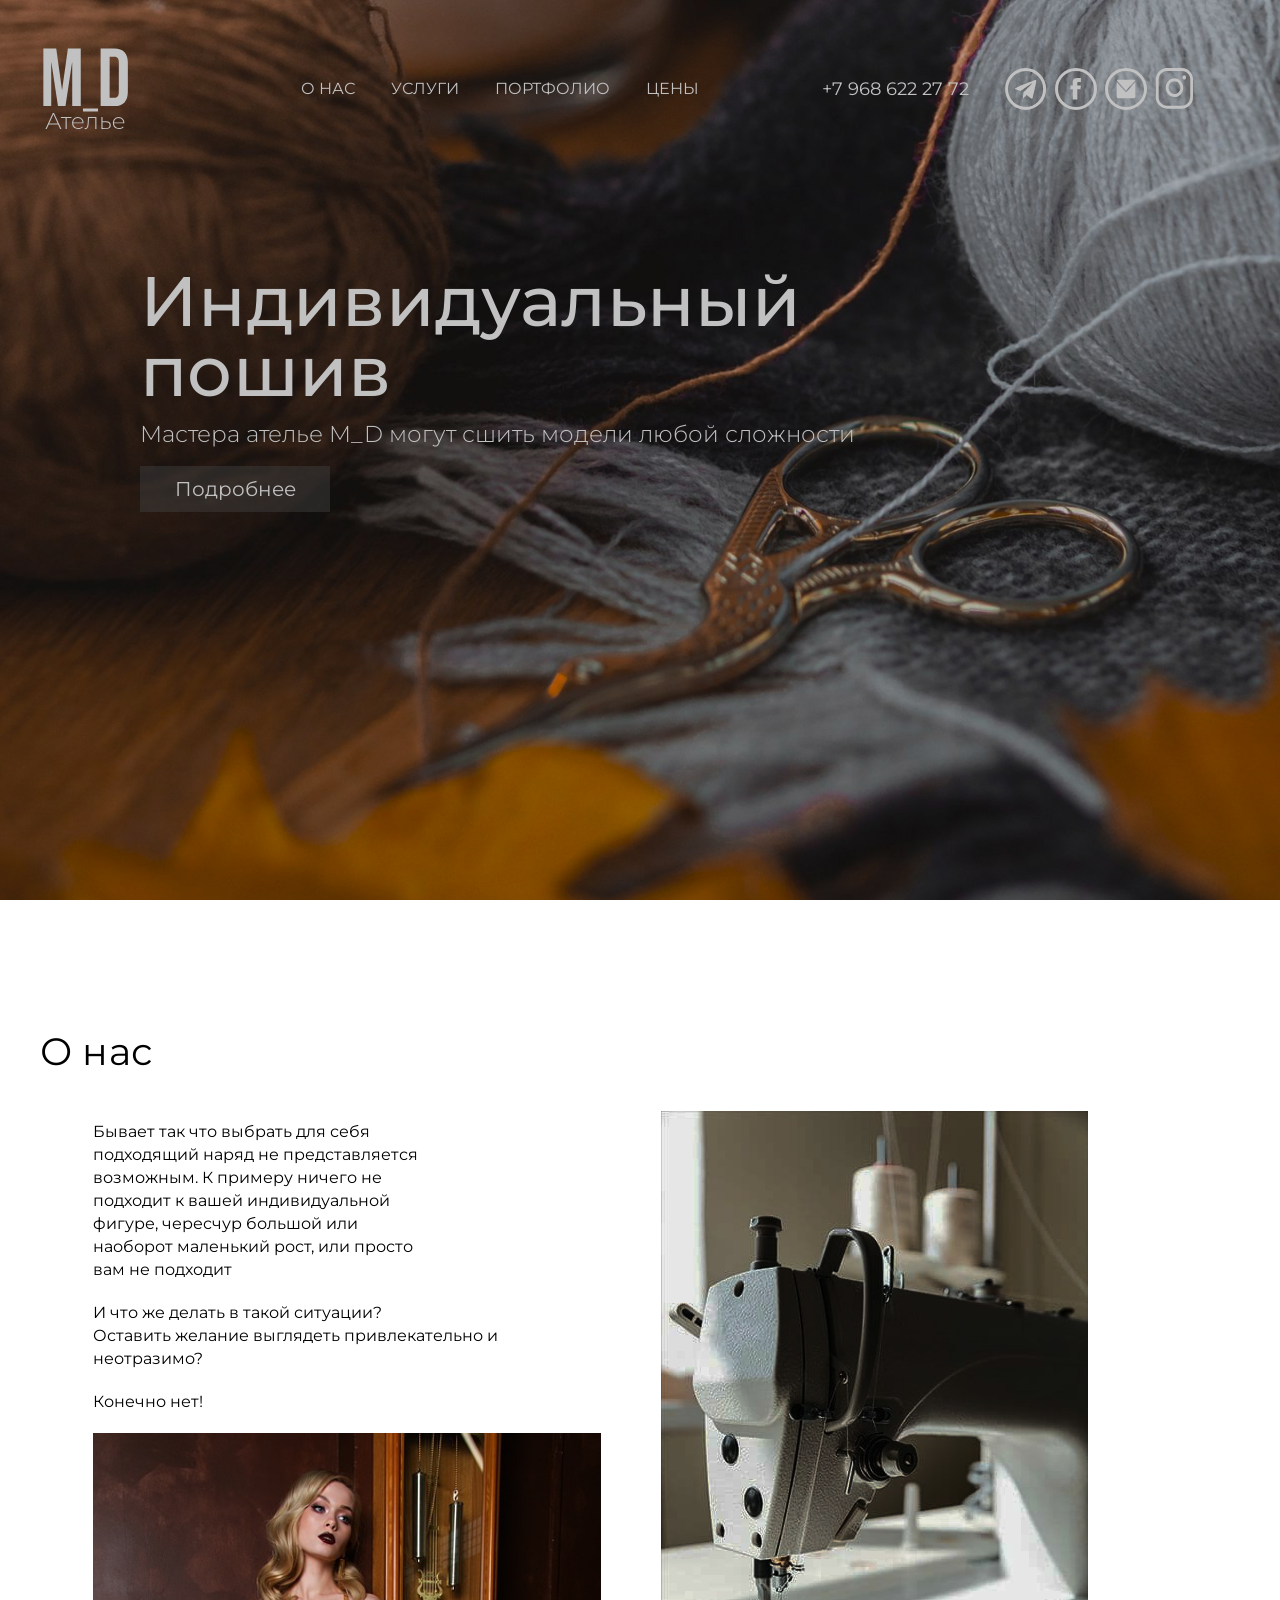
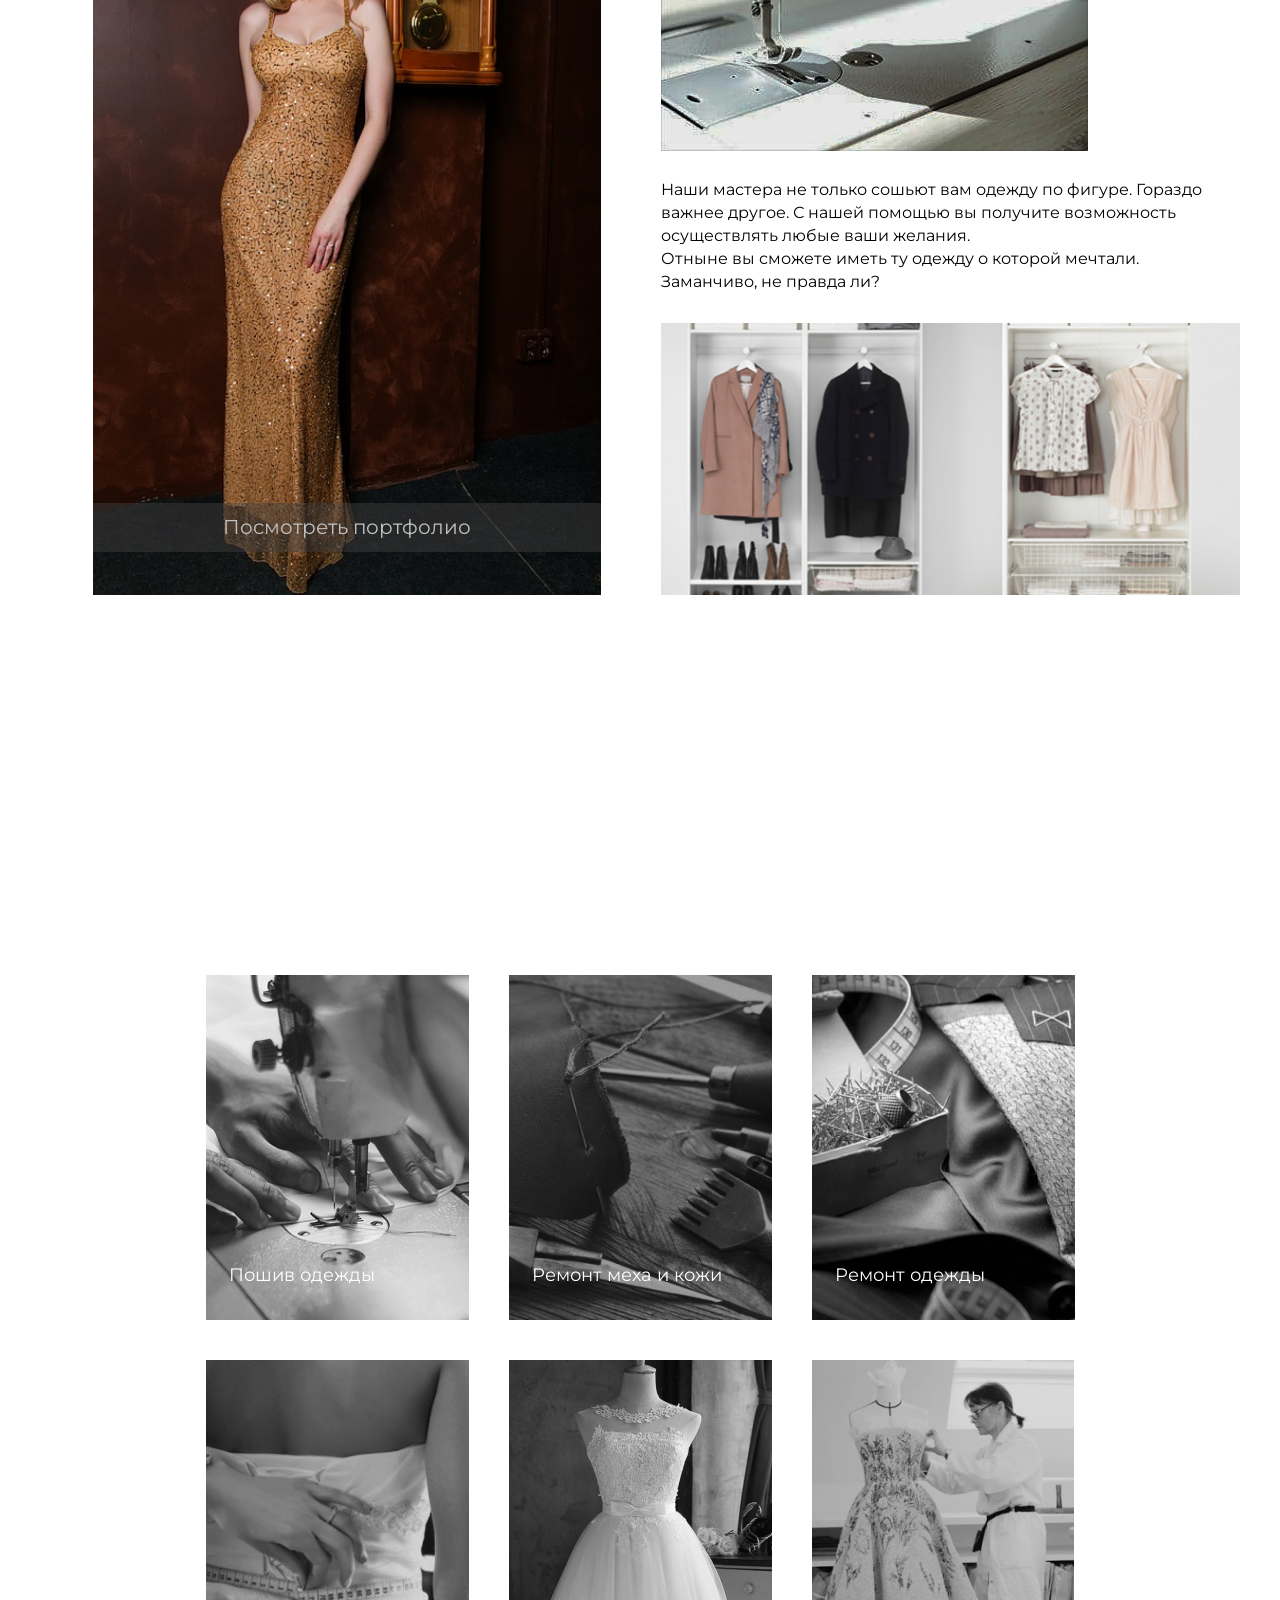
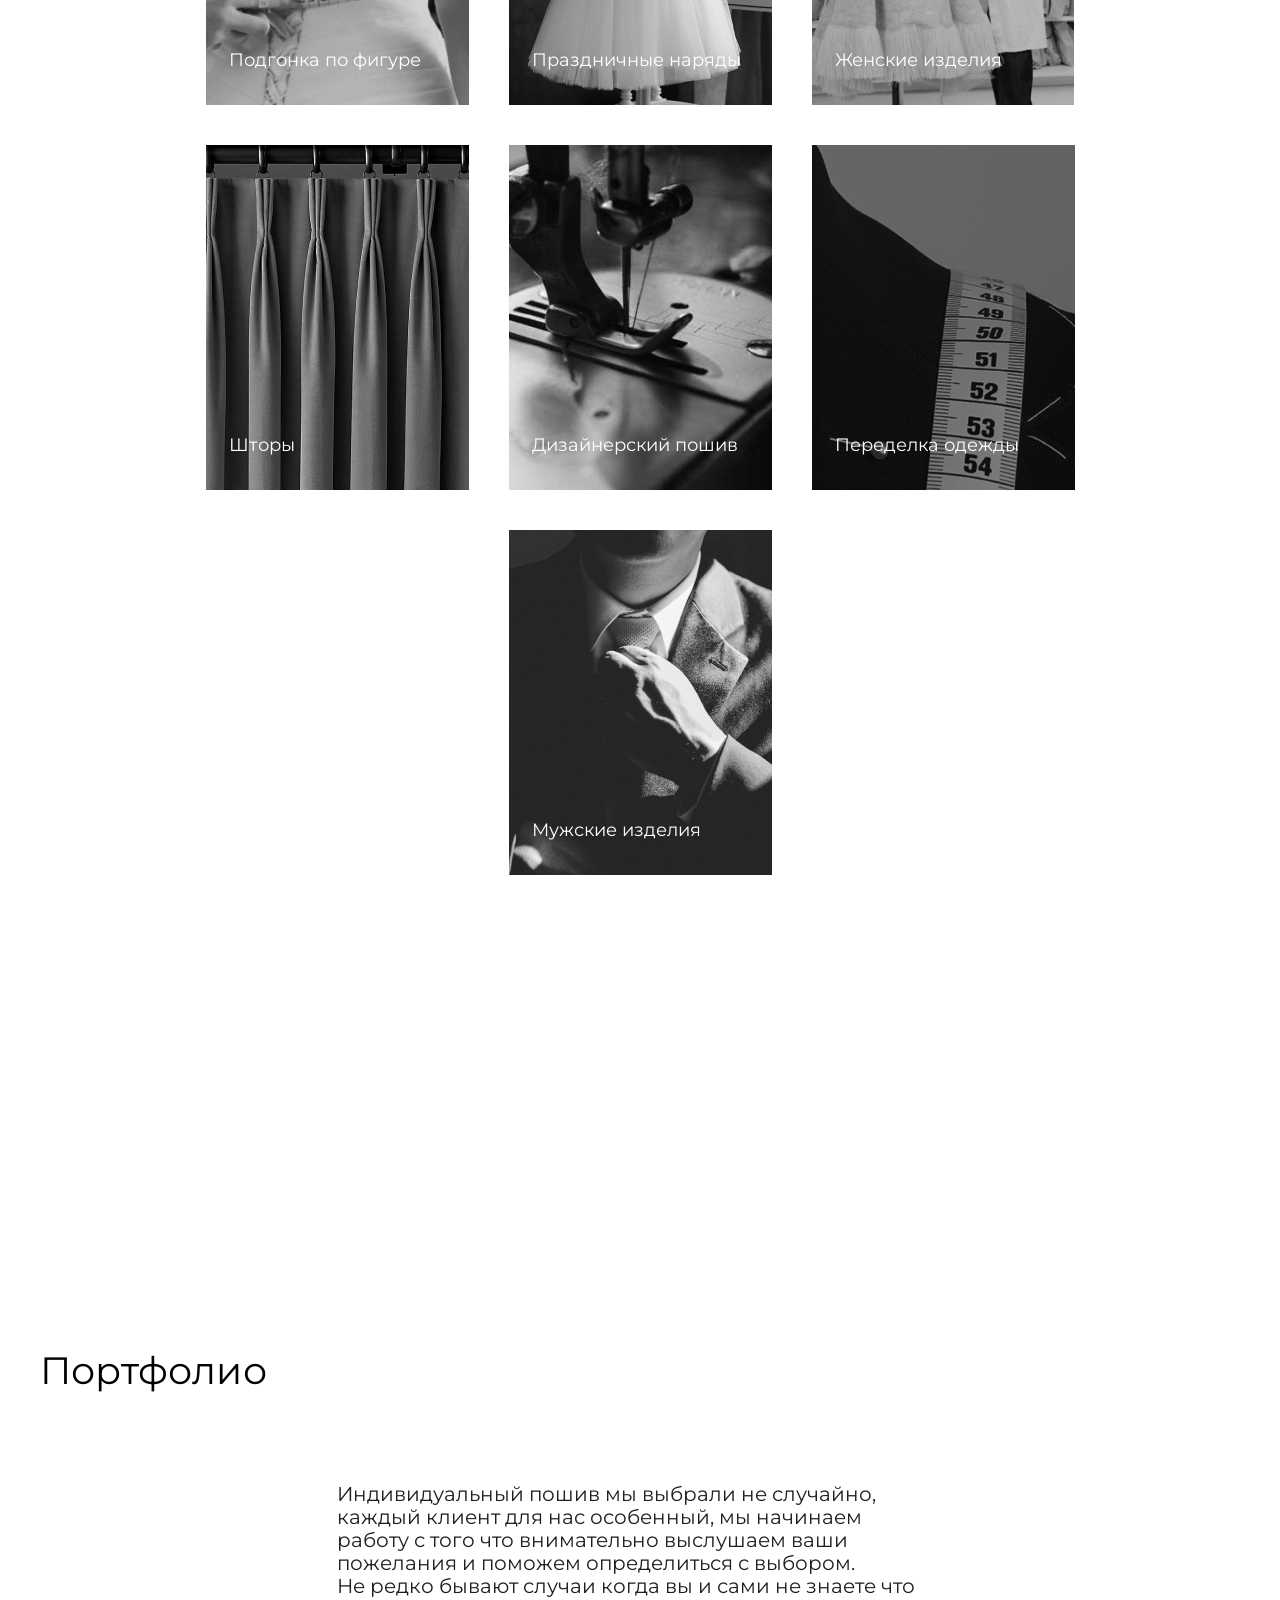
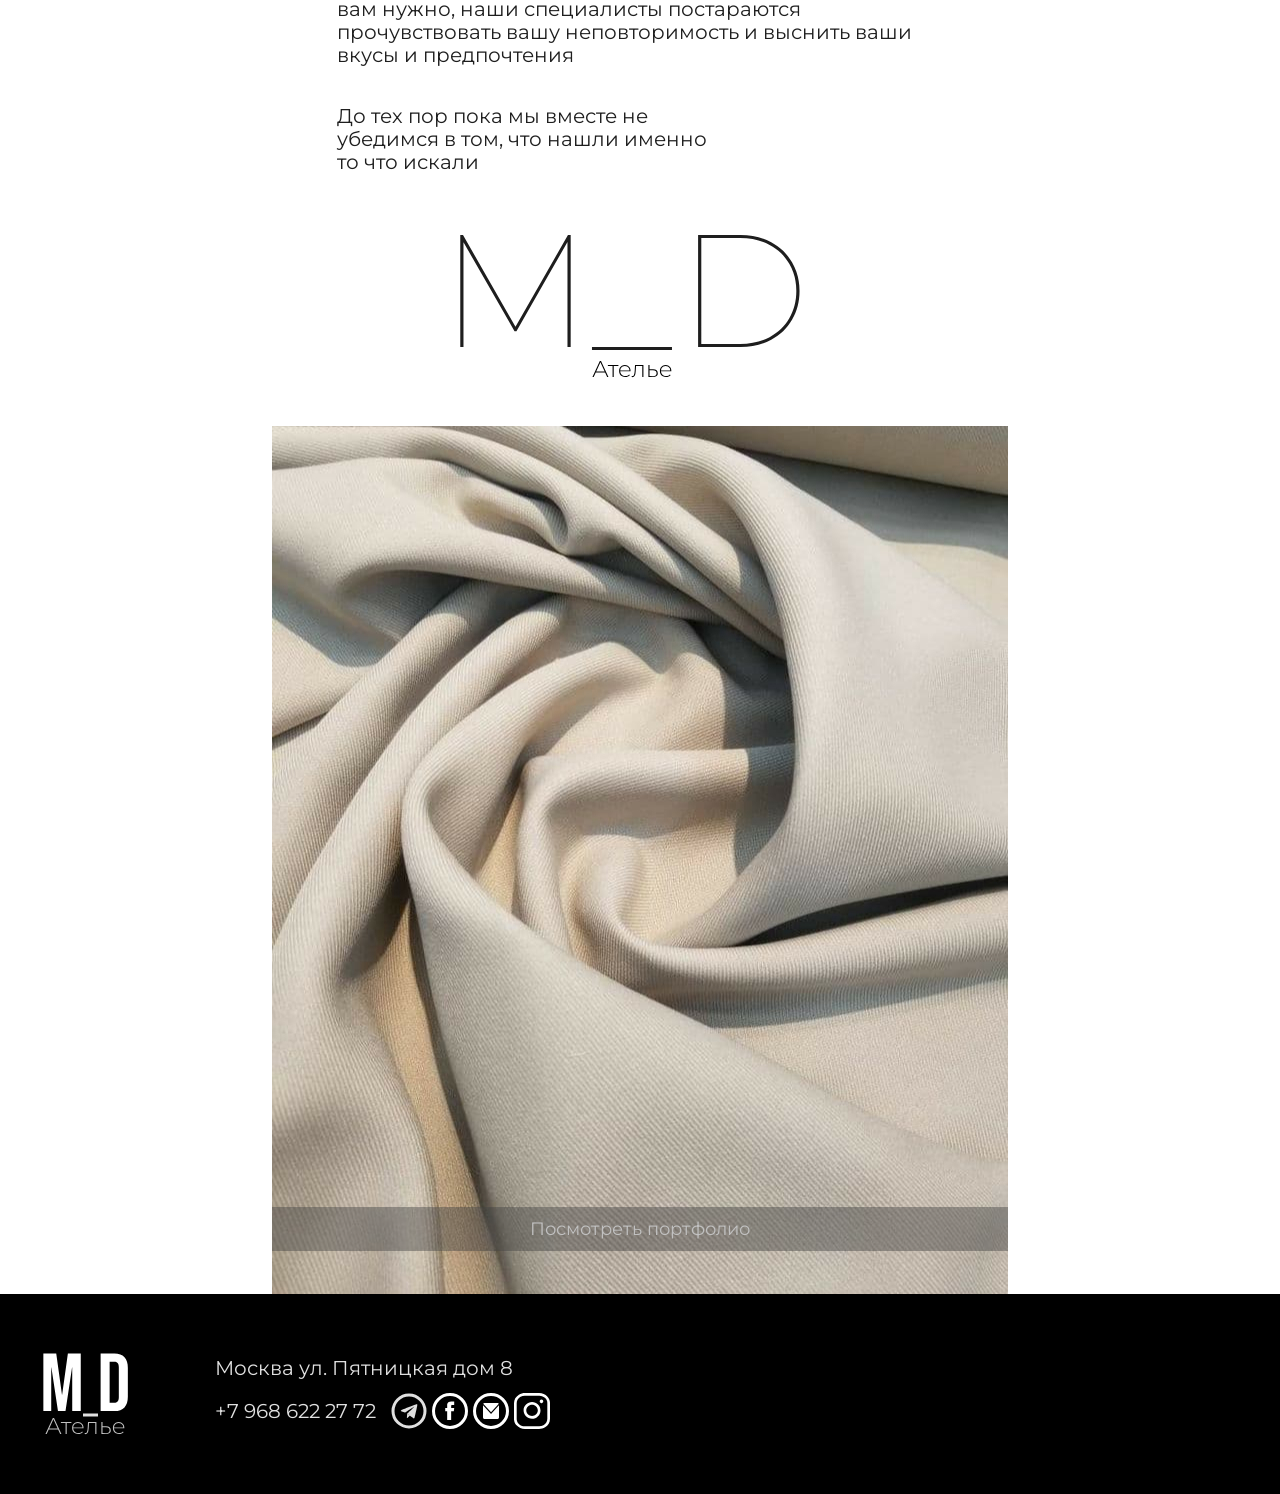
<file: index.html>
<!DOCTYPE html>
<html lang="ru">

<head>
    <meta charset="UTF-8">
    <meta http-equiv="X-UA-Compatible" content="IE=edge">
    <meta name="viewport" content="width=device-width, initial-scale=1.0">
    <title>M_D Ателье</title>
    <link rel="stylesheet" href="./css/reset.css">
    <link rel="stylesheet" href="./css/fonts.css">
    <link rel="stylesheet" href="./css/style.css">
    <link rel="apple-touch-icon" sizes="180x180" href="./favicon/apple-touch-icon.png">
    <link rel="icon" type="image/png" sizes="32x32" href="./favicon/favicon-32x32.png">
    <link rel="icon" type="image/png" sizes="16x16" href="./favicon/favicon-16x16.png">
    <link rel="manifest" href="/site.webmanifest">
    <link rel="mask-icon" href="/safari-pinned-tab.svg" color="#5bbad5">
    <meta name="msapplication-TileColor" content="#da532c">
    <meta name="theme-color" content="#ffffff">
</head>

<body>
    <header class="header">
        <div class="header__bg">
            <div class="header__container">
                <div class="header__top">
                    <div class="logo__block">
                        <a href="#" class="menu-burger">
                            <img class="mobile__menu" src="./img/menu-icon.svg" alt="">
                        </a>
                        <img class="logo" src="./img/logo.svg" alt="">
                    </div>
                    <nav class="header__nav">
                        <ul class="menu header__menu">
                            <li><a href="#about-us" class="menu__item scroll">О нас</a></li>
                            <li><a href="#services" class="menu__item scroll">Услуги</a></li>
                            <li><a href="portfolio.html" class="menu__item">Портфолио</a></li>
                            <li><a href="price.html" class="menu__item">Цены</a></li>
                        </ul>
                    </nav>
                    <div class="header__connection">
                        <a class="phone" href="tel:+79686222772">+7 968 622 27 72</a>
                        <div class="header__messanger">
                            <a class="connection__image" href="https://telegram.me/David_Malaniya"><img class="connection__icon" src="./img/telegram.svg"
                                    alt=""></a>
                            <a class="connection__image" href="https://www.facebook.com/dali.malaniya"><img class="connection__icon" src="./img/facebook.svg"
                                    alt=""></a>
                            <a class="connection__image" href="mailto:malaniya_Dali@mail.ru"><img class="connection__icon" src="./img/mail.svg"
                                    alt=""></a>        
                            <a class="connection__image" href="https://www.instagram.com/dalimalaniya/?utm_medium=copy_link&fbclid=IwAR3t2VYqVrBAt5onkCRLB5LnprdiVZI3KLjiCXBPqu68moOaQSC8n5VzlC8"><img class="connection__icon" src="./img/instagram.svg"
                                    alt=""></a>
                        </div>
                    </div>
                </div>
                <div class="header__main">
                    <h1 class="header__title">
                        Индивидуальный <br> пошив
                    </h1>
                    <p class="header__subtitle">
                        Мастера ателье M_D могут сшить модели любой сложности
                    </p>
                    <a class="header__link-info scroll" href="#services">
                        Подробнее
                    </a>
                    <img class="mobile__logo" src="./img/logo__mobile.png" alt="" >
                </div>
            </div>
        </div>
    </header>
    <div class="btn__top"> Наверх</div>
    <main class="main">
        <section class="about-us">
            <div class="about-us__container">
                <div class="about-us__block">
                    <h2 class="abous-us__title title" id="about-us">
                        О нас
                    </h2>
                    <div class="about-us__info">
                        <div class="left__info">
                            <p class="left__text">Бывает так что выбрать для себя подходящий наряд не представляется
                                возможным. К примеру ничего не подходит к вашей индивидуальной фигуре, чересчур большой
                                или наоборот маленький рост, или просто вам не подходит</p>
                            <p class="left__text">И что же делать в такой ситуации? <br> Оставить желание выглядеть
                                привлекательно и неотразимо?</p>
                            <p class="left__text"> Конечно нет!</p>
                            <a class="left__image-block" href="./portfolio.html">
                                <img class="left__image" src="./img/Девушка.jpg" alt="">
                                <p class="left__row" href="">Посмотреть портфолио</p>
                            </a>
                        </div>
                        <div class="right__info">
                            <img class="right__image" src="./img/Машинка.jpg" alt="">
                            <p class="right__text">
                                Наши мастера не только сошьют вам одежду по фигуре. Гораздо важнее другое. С нашей
                                помощью вы получите возможность осуществлять любые ваши желания. <br> Отныне вы сможете
                                иметь ту одежду о которой мечтали. Заманчиво, не правда ли?
                            </p>
                            <img class="right__image-last" src="./img/гардероб.png" alt="">
                        </div>
                    </div>
                </div>
            </div>
        </section>

        <section class="services">
            <div class="services-title">
                <h2 class="services__title title" id="services">
                    Услуги
                </h2>
            </div>
            <div class="services__container">
                <div class="services__box">
                    <a href="price.html"  class="services__card">
                        <div class="services__image-box">
                            <img class="services__image" src="./img/s1.jpg" alt="">
                        </div>
                        <p class="card__name">Пошив одежды</p>
                        <a href="price.html"  class="services__card">
                            <div class="services__image-box">
                            <img class="services__image" src="./img/s2.jpg" alt="">
                        </div>
                        <p class="card__name">Ремонт меха и кожи</p>
                    </a>
                    <a href="price.html"  class="services__card">
                        <div class="services__image-box">
                            <img class="services__image" src="./img/s3.jpg" alt="">
                        </div>
                        <p class="card__name">Ремонт одежды</p>
                    </a>
                    <a href="price.html"  class="services__card">
                        <div class="services__image-box">
                            <img class="services__image" src="./img/s4.jpg" alt="">
                        </div>
                        <p class="card__name">Подгонка по фигуре</p>
                    </a>
                    <a href="price.html"  class="services__card">
                        <div class="services__image-box">
                            <img class="services__image" src="./img/s5.jpg" alt="">
                        </div>
                        <p class="card__name">Праздничные наряды</p>
                    </a>
                    <a href="price.html"  class="services__card">
                        <div class="services__image-box">
                            <img class="services__image" src="./img/s6.jpg" alt="">
                        </div>
                        <p class="card__name">Женские изделия</p>
                    </a>
                    <a href="price.html"  class="services__card">
                        <div class="services__image-box">
                            <img class="services__image" src="./img/s7.jpg" alt="">
                        </div>
                        <p class="card__name">Шторы</p>
                    </a>
                    <a href="price.html"  class="services__card">
                        <div class="services__image-box">
                            <img class="services__image" src="./img/s8.jpg" alt="">
                        </div>
                        <p class="card__name">Дизайнерский пошив</p>
                    </a>
                    <a href="price.html"  class="services__card">
                        <div class="services__image-box">
                            <img class="services__image" src="./img/s9.jpg" alt="">
                        </div>
                        <p class="card__name">Переделка одежды</p>
                    </a>
                    <a href="price.html"  class="services__card">
                        <div class="services__image-box">
                            <img class="services__image" src="./img/s10.jpg" alt="">
                        </div>
                        <p class="card__name">Мужские изделия</p>
                    </a>
                </div>
                <p class="services__text">
                    Мы специализируемся на оказании широкого спектра услуг как для корпоративных клиентов так и для
                    частных лиц
                </p>
            </div>
        </section>

        <section class="portfolio" id="portfolio">
            <div class="portfolio-title">
                <h2 class="portfolio__title title">
                    Портфолио
                </h2>
            </div>
            <div class="portfolio__box">
                <div class="portfolio__info">
                    <article class="portfolio__main-text">
                        Индивидуальный пошив мы выбрали не случайно,
                        каждый клиент для нас особенный, мы начинаем работу с того что внимательно выслушаем ваши
                        пожелания и поможем определиться с выбором. <br> Не редко бывают случаи когда вы и сами не знаете
                        что вам нужно, наши специалисты постараются прочувствовать вашу неповторимость и выснить ваши
                        вкусы и предпочтения
                    </article>
                    <article class="portfolio__text">
                        До тех пор пока мы вместе не убедимся в том, что нашли именно то что искали
                    </article>
                    <img class="portfolio__logo" src="./img/logo__bold.svg" alt="">
                </div>
                <a href="./portfolio.html" class="portfolio__image-block">
                    <img class="portfolio__image" src="./img/portfolio.jpg" alt="">
                    <p class="portfolio__link">
                        Посмотреть портфолио
                    </p>
                </a>
            </div>
        </section>
    </main>

    <footer class="footer">
        <div class="footer__container">
            <div class="footer__box">
                <img class="footer__logo" src="./img/logo__white.svg" alt="">
                <div class="footer__contacts">
                    <p class="adress">
                        Москва ул. Пятницкая дом 8
                    </p>
                    <div class="footer__messanger">
                        <a class="footer__phone" href="tel:+79686222772">+7 968 622 27 72</a>
                        <div class="footer__messanger-icon">
                            <a class="footer__icons" href="https://telegram.me/David_Malaniya"><img class="footer__icon" src="./img/tl.svg" alt=""></a>
                            <a class="footer__icons" href="https://www.facebook.com/dali.malaniya"><img class="footer__icon" src="./img/fc.svg" alt=""></a>
                            <a class="footer__icons" href="mailto:malaniya_Dali@mail.ru"><img class="footer__icon" src="./img/ml.svg" alt=""></a>
                            <a class="footer__icons" href="https://www.instagram.com/dalimalaniya/?utm_medium=copy_link&fbclid=IwAR3t2VYqVrBAt5onkCRLB5LnprdiVZI3KLjiCXBPqu68moOaQSC8n5VzlC8"><img class="footer__icon" src="./img/inst.svg" alt=""></a>
                        </div>
                    </div>
                </div>
            </div>
        </div>
    </footer>
    <script src="https://code.jquery.com/jquery-3.3.1.min.js"></script>
    <script src="./script.js"></script>
</body>

</html>
</file>
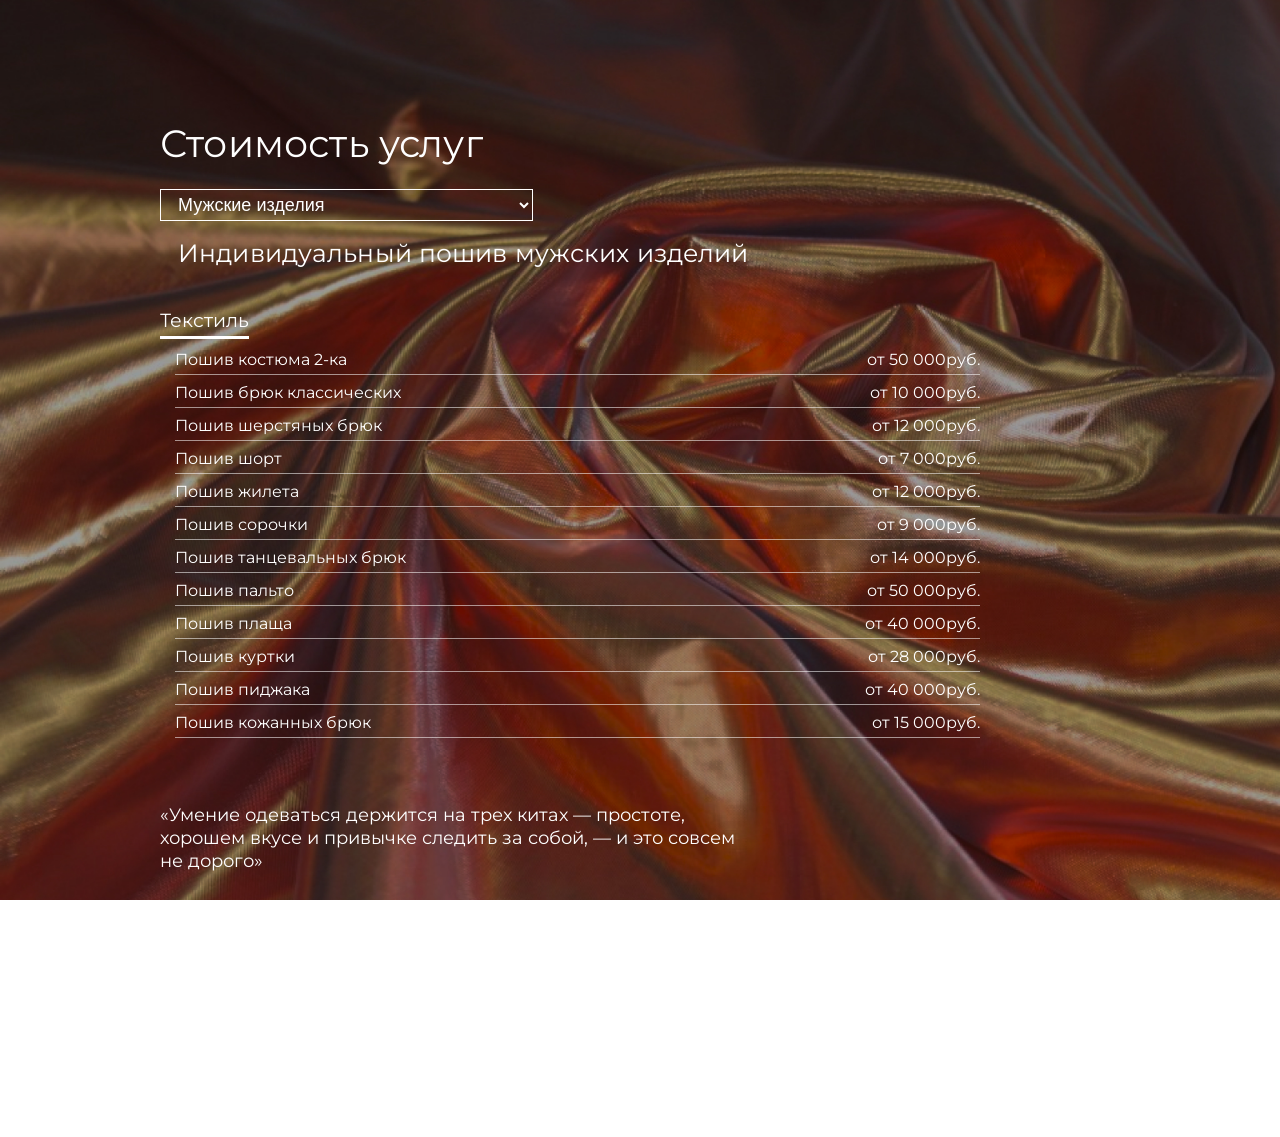
<file: price.html>
<!DOCTYPE html>
<html lang="ru">

<head>
    <meta charset="UTF-8">
    <meta http-equiv="X-UA-Compatible" content="IE=edge">
    <meta name="viewport" content="width=device-width, initial-scale=1.0">
    <title>M_D Ателье</title>
    <link rel="stylesheet" href="./css/reset.css">
    <link rel="stylesheet" href="./css/fonts.css">
    <link rel="stylesheet" href="./css/price.css">
    <link rel="apple-touch-icon" sizes="180x180" href="./favicon/apple-touch-icon.png">
    <link rel="icon" type="image/png" sizes="32x32" href="./favicon/favicon-32x32.png">
    <link rel="icon" type="image/png" sizes="16x16" href="./favicon/favicon-16x16.png">
    <link rel="manifest" href="/site.webmanifest">
    <link rel="mask-icon" href="/safari-pinned-tab.svg" color="#5bbad5">
    <meta name="msapplication-TileColor" content="#da532c">
    <meta name="theme-color" content="#ffffff">
</head>

<body>
    <section class="price">
        <div class="price__container wrapper">
            <div class="price__box menu">
                <h1 class="price__title">
                    Стоимость услуг
                </h1>
                <select class="select__services" id="name">
                        <option class="services__name" value="men">Мужские изделия</option>
                    <option class="services__name" value="reduction">Ремонт меха и кожи</option>
                    <option class="services__name" value="repair">Ремонт одежды</option>
                    <option class="services__name" value="fit">Подгонка по фигуре</option>
                    <option class="services__name" value="women">Женские изделия</option>
                    <option class="services__name" value="curtains">Шторы</option>
                    <option class="services__name" value="designer">Дизайнерский пошив</option>
                    <option class="services__name" value="alteration">Переделка одежды</option>
                    <option class="services__name" value="all">Пошив одежды</option>
                </select>
                <div class="price__list-box content">
                    <div class="price__select data" id="men">
                        <h2 class="list__title">
                            Индивидуальный пошив мужских изделий
                        </h2>
                        <ul class="price__list">
                            <li class="list__element-title">
                                <p class="element__subtitle">
                                    Текстиль
                                </p>
                                <p class="price__item">
                                </p>
                            </li>
                            <li class="list__element">
                                <p>
                                    Пошив костюма 2-ка
                                </p>
                                <p class="price__item">
                                    от 50 000руб.
                                </p>
                            </li>
                            <li class="list__element">
                                <p>
                                    Пошив брюк классических
                                </p>
                                <p class="price__item">
                                    от 10 000руб.
                                </p>
                            </li>
                            <li class="list__element">
                                <p>
                                    Пошив шерстяных брюк
                                </p>
                                <p class="price__item">
                                    от 12 000руб.
                                </p>
                            </li>
                            <li class="list__element">
                                <p>
                                    Пошив шорт
                                </p>
                                <p class="price__item">
                                    от 7 000руб.
                                </p>
                            </li>
                            <li class="list__element">
                                <p>
                                    Пошив жилета
                                </p>
                                <p class="price__item">
                                    от 12 000руб.
                                </p>
                            </li>
                            <li class="list__element">
                                <p>
                                    Пошив сорочки
                                </p>
                                <p class="price__item">
                                    от 9 000руб.
                                </p>
                            </li>
                            <li class="list__element">
                                <p>
                                    Пошив танцевальных брюк
                                </p>
                                <p class="price__item">
                                    от 14 000руб.
                                </p>
                            </li>
                            <li class="list__element">
                                <p>
                                    Пошив пальто
                                </p>
                                <p class="price__item">
                                    от 50 000руб.
                                </p>
                            </li>
                            <li class="list__element">
                                <p>
                                    Пошив плаща
                                </p>
                                <p class="price__item">
                                    от 40 000руб.
                                </p>
                            </li>
                            <li class="list__element">
                                <p>
                                    Пошив куртки
                                </p>
                                <p class="price__item">
                                    от 28 000руб.
                                </p>
                            </li>
                            <li class="list__element">
                                <p>
                                    Пошив пиджака
                                </p>
                                <p class="price__item">
                                    от 40 000руб.
                                </p>
                            </li>
                            <li class="list__element">
                                <p>
                                    Пошив кожанных брюк
                                </p>
                                <p class="price__item">
                                    от 15 000руб.
                                </p>
                            </li>
                        </ul>
                    </div>
                    <div class="price__select data" id="reduction">
                        <h2 class="list__title">
                            Ремонт меха и кожи 
                        </h2>
                        <ul class="price__list">
                            <li class="list__element-title">
                                <p class="element__subtitle">
                                    Укоротить изделие Мех
                                </p>
                                <p class="price__item">
                                </p>
                            </li>
                            <li class="list__element">
                                <p>
                                    Жилет, полушубок, шуба
                                </p>
                                <p class="price__item">
                                    от 3 500руб.
                                </p>
                            </li>
                            <li class="list__element">
                                <p>
                                    Дублёнка
                                </p>
                                <p class="price__item">
                                    от 2 500руб.
                                </p>
                            </li>
                            <li class="list__element-title">
                                <p class="element__subtitle">
                                    Укоротить изделие Кожа
                                </p>
                                <p class="price__item">
                                </p>
                            </li>
                            <li class="list__element">
                                <p>
                                    Юбка, Брюки, Пиджак, Куртка, Плащ
                                </p>
                                <p class="price__item">
                                    от 2 200руб.
                                </p>
                            </li>
                            <li class="list__element-title">
                                <p class="element__subtitle">
                                    Укоротить рукава Мех
                                </p>
                                <p class="price__item">
                                </p>
                            </li>
                            <li class="list__element">
                                <p>
                                    Жилет, полушубок, шуба
                                </p>
                                <p class="price__item">
                                    от 2500руб.
                                </p>
                            </li>
                            <li class="list__element">
                                <p>
                                    Дублёнка    
                                </p>
                                <p class="price__item">
                                    от 1 500руб.
                                </p>
                            </li>
                            <li class="list__element-title">
                                <p class="element__subtitle">
                                    Укоротить рукава Кожа
                                </p>
                                <p class="price__item">
                                </p>
                            </li>
                            <li class="list__element">
                                <p>
                                    Юбка, Брюки, Пиджак, Куртка, Плащ
                                </p>
                                <p class="price__item">
                                    от 1 500руб.
                                </p>
                            </li>
                            <li class="list__element-title">
                                <p class="element__subtitle">
                                    Замена подкладки - Мех
                                </p>
                                <p class="price__item">
                                </p>
                            </li>
                            <li class="list__element">
                                <p>
                                    Жилет, полушубок, шуба
                                </p>
                                <p class="price__item">
                                    от 3 500руб.
                                </p>
                            </li>
                            <li class="list__element-title">
                                <p class="element__subtitle">
                                    Замена клипсы, крючка - Мех
                                </p>
                                <p class="price__item">
                                </p>
                            </li>
                            <li class="list__element">
                                <p>
                                    Замена клипсы, крючка
                                </p>
                                <p class="price__item">
                                    500руб
                                </p>
                            </li>
                        </ul>
                    </div>
                    <div class="price__select data" id="repair">
                        <h2 class="list__title">
                            Ремонт одежды
                        </h2>
                        <ul class="price__list">
                            <li class="list__element-title">
                                <p class="element__subtitle">
                                    Брюки, джинсы 
                                </p>
                                <p class="price__item">
                                </p>
                            </li>
                            <li class="list__element">
                                <p>
                                    Устранить дырки (машинная штопка)
                                </p>
                                <p class="price__item">
                                    от 710 руб. / элемент
                                </p>
                            </li>
                            <li class="list__element">
                                <p>
                                    Устранить дырки на брюках (художественная штопка)
                                </p>
                                <p class="price__item">
                                    от 2 880 руб. / элемент
                                </p>
                            </li>
                            <li class="list__element">
                                <p>
                                    Переоформить карман
                                </p>
                                <p class="price__item">
                                    от 1 340 руб. / штука
                                </p>
                            </li>
                            <li class="list__element">
                                <p>
                                    Заменить мешковину кармана
                                </p>
                                <p class="price__item">
                                    от 820 руб. / штука
                                </p>
                            </li>
                            <li class="list__element">
                                <p>
                                    Пробить петлю
                                </p>
                                <p class="price__item">
                                    от 130 руб. / штука
                                </p>
                            </li>
                            <li class="list__element">
                                <p>
                                    Пришить пуговицу, крючок
                                </p>
                                <p class="price__item">
                                    от 80 руб. / штука
                                </p>
                            </li>
                            <li class="list__element-title">
                                <p class="element__subtitle">
                                    Куртка, пальто, плащ  
                                </p>
                                <p class="price__item">
                                </p>
                            </li>
                            <li class="list__element">
                                <p>
                                    Пришить пуговицу
                                </p>
                                <p class="price__item">
                                    от 160 руб. / штука
                                </p>
                            </li>
                            <li class="list__element">
                                <p>
                                    Создать глазковую петлю вручную 
                                </p>
                                <p class="price__item">
                                    от 1 430 руб. / штука
                                </p>
                            </li>
                            <li class="list__element">
                                <p>
                                    Пробить прямоугольную петлю                                
                                </p>
                                <p class="price__item">
                                    от 200 руб. / штука 
                                </p>
                            </li>
                            <li class="list__element">
                                <p>
                                    Заменить мешковину кармана
                                </p>
                                <p class="price__item">
                                    от 1 460 руб. / штука
                                </p>
                            </li>
                            <li class="list__element">
                                <p>
                                    Переоформить карман
                                </p>
                                <p class="price__item">
                                    от 2 830 руб. / штука
                                </p>
                            </li>
                            <li class="list__element">
                                <p>
                                    Заменить трикотажную резинку
                                </p>
                                <p class="price__item">
                                    от 2 720 руб. / элемент
                                </p>
                            </li>
                            <li class="list__element">
                                <p>
                                    Заменить, создать манжеты
                                </p>
                                <p class="price__item">
                                    от 3 800 руб. / пара
                                </p>
                            </li>
                            <li class="list__element">
                                <p>
                                    Нашить налокотники
                                </p>
                                <p class="price__item">
                                    от 6 990 руб. / пара
                                </p>
                            </li>
                            <li class="list__element">
                                <p>
                                    Устранить порывы, прожоги
                                </p>
                                <p class="price__item">
                                    от 2 480 руб. / элемент
                                </p>
                            </li>
                            <li class="list__element">
                                <p>
                                    Пошив/замена воротника
                                </p>
                                <p class="price__item">
                                    от 5 450 руб. / изделие
                                </p>
                            </li>
                            <li class="list__element">
                                <p>
                                    Пошив/замена манжет
                                </p>
                                <p class="price__item">
                                    от 5 130 руб. / изделие
                                </p>
                            </li>
                            <li class="list__element">
                                <p>
                                    Пошив/замена рукавов
                                </p>
                                <p class="price__item">
                                    от 18 010 руб. / изделие    
                                </p>
                            </li>
                            <li class="list__element">
                                <p>
                                    Заменить трикотажную резинку
                                </p>
                                <p class="price__item">
                                    от 2 720 руб. / элемент
                                </p>
                            </li>
                            <li class="list__element-title">
                                <p class="element__subtitle">
                                    Пуховик
                                </p>
                                <p class="price__item">
                                </p>
                            </li>
                            <li class="list__element">
                                <p>
                                    Устранить порывы, прожоги
                                </p>
                                <p class="price__item">
                                    от 2 410 руб. / элемент
                                </p>
                            </li>
                            <li class="list__element">
                                <p>
                                    Заменить, создать манжеты
                                </p>
                                <p class="price__item">
                                    от 4 420 руб. / пара
                                </p>
                            </li>
                            <li class="list__element">
                                <p>
                                    Заменить трикотажную резинку
                                </p>
                                <p class="price__item">
                                    от 3 090 руб. / элемент
                                </p>
                            </li>
                            <li class="list__element">
                                <p>
                                    Переоформить карман
                                </p>
                                <p class="price__item">
                                    от 2 830 руб. / штука
                                </p>
                            </li>
                            <li class="list__element">
                                <p>
                                    Заменить мешковину кармана
                                </p>
                                <p class="price__item">
                                    от 1 460 руб. / штука
                                </p>
                            </li>
                            <li class="list__element-title">
                                <p class="element__subtitle">
                                    Платье, сарафан, комбинезон 
                                </p>
                                <p class="price__item">
                                </p>
                            </li>
                            <li class="list__element">
                                <p>
                                    Устранить порывы, прожоги
                                </p>
                                <p class="price__item">
                                    от 950 руб. / элемент
                                </p>
                            </li>
                            <li class="list__element">
                                <p>
                                    Изменение выреза декольте
                                </p>
                                <p class="price__item">
                                    от 1 890 руб. / изделие
                                </p>
                            </li>
                            <li class="list__element-title">
                                <p class="element__subtitle">
                                    Пиджак, жакет 
                                </p>
                                <p class="price__item">
                                </p>
                            </li>
                            <li class="list__element">
                                <p>
                                    Устранить порывы, прожоги
                                </p>
                                <p class="price__item">
                                    от 2 690 руб. / элемент
                                </p>
                            </li>
                            <li class="list__element">
                                <p>
                                    Нашить налокотники
                                </p>
                                <p class="price__item">
                                    от 5 230 руб. / пара
                                </p>
                            </li>
                            <li class="list__element">
                                <p>
                                    Переоформить карман
                                </p>
                                <p class="price__item">
                                    от 2 020 руб. / штука
                                </p>
                            </li>
                            <li class="list__element">
                                <p>
                                    Заменить мешковину кармана
                                </p>
                                <p class="price__item">
                                    от 820 руб. / штука
                                </p>
                            </li>
                            <li class="list__element">
                                <p>
                                    Пробить прямоугольную петлю
                                </p>
                                <p class="price__item">
                                    от 130 руб. / штука
                                </p>
                            </li>
                            <li class="list__element">
                                <p>
                                    Создать глазковую петлю вручную
                                </p>
                                <p class="price__item">
                                    от 1 430 руб. / штука
                                </p>
                            </li>
                            <li class="list__element">
                                <p>
                                    Пришить пуговицу
                                </p>
                                <p class="price__item">
                                    от 160 руб. / штука
                                </p>
                            </li>
                            <!--Рубашка, блузка------------------------------------------------------------------------------------------------------------------------------>

                            <li class="list__element-title">
                                <p class="element__subtitle">
                                    Рубашка, блузка
                                </p>
                                <p class="price__item">
                                </p>
                            </li>
                            <li class="list__element">
                                <p>
                                    Устранить порывы, прожоги
                                </p>
                                <p class="price__item">
                                    от 950 руб. / элемент
                                </p>
                            </li>
                            <li class="list__element">
                                <p>
                                    Нашить налокотники
                                </p>
                                <p class="price__item">
                                    от 3 760 руб. / пара
                                </p>
                            </li>
                            <li class="list__element">
                                <p>
                                    Пробить петлю
                                </p>
                                <p class="price__item">
                                    от 130 руб. / штука
                                </p>
                            </li>
                            <li class="list__element">
                                <p>
                                    Пришить пуговицу
                                </p>
                                <p class="price__item">
                                    от 80 руб. / штука
                                </p>
                            </li>
                            <li class="list__element">
                                <p>
                                    Пошив/замена воротника
                                </p>
                                <p class="price__item">
                                    от 4 190 руб. / изделие
                                </p>
                            </li>
                            <li class="list__element">
                                <p>
                                    Пошив/замена манжет
                                </p>
                                <p class="price__item">
                                    от 3 030 руб. / изделие
                                </p>
                            </li>
                            <li class="list__element">
                                <p>
                                    Пошив/замена рукавов
                                </p>
                                <p class="price__item">
                                    от 10 230 руб. / изделие
                                </p>
                            </li>
                            <!--Купальник, нижнее белье------------------------------------------------------------------------------------------------------------------------------>

                            <li class="list__element-title">
                                <p class="element__subtitle">
                                    Купальник, нижнее белье
                                </p>
                                <p class="price__item">
                                </p>
                            </li>
                            <li class="list__element">
                                <p>
                                    Поставить, заменить чашечки
                                </p>
                                <p class="price__item">
                                    от 1 620 руб. / пара
                                </p>
                            </li>
                            <li class="list__element">
                                <p>
                                    Заменить резинки в срезах
                                </p>
                                <p class="price__item">
                                    от 4 300 руб. / штука
                                </p>
                            </li>
                            <li class="list__element">
                                <p>
                                    Восстановить кружево
                                </p>
                                <p class="price__item">
                                    от 720 руб. / штука
                                </p>
                            </li>
                               <!--Свадебное платьее------------------------------------------------------------------------------------------------------------------------------>

                               <li class="list__element-title">
                                <p class="element__subtitle">
                                    Свадебное платье
                                </p>
                                <p class="price__item">
                                </p>
                            </li>
                            <li class="list__element">
                                <p>
                                    Устранить порывы, прожоги
                                </p>
                                <p class="price__item">
                                    от 1 510 руб. / элемент
                                </p>
                            </li>
                            <li class="list__element">
                                <p>
                                    Восстановить кружево
                                </p>
                                <p class="price__item">
                                    от 720 руб. / сантиметр
                                </p>
                            </li>
                            <li class="list__element">
                                <p>
                                    Пришить пуговицу, крючок
                                </p>
                                <p class="price__item">
                                    от 80 руб. / штука
                                </p>
                            </li>
                            <!--Юбка------------------------------------------------------------------------------------------------------------------------------>

                            <li class="list__element-title">
                                <p class="element__subtitle">
                                    Юбка
                                </p>
                                <p class="price__item">
                                </p>
                            </li>
                            <li class="list__element">
                                <p>
                                    Устранить порывы, прожоги
                                </p>
                                <p class="price__item">
                                    от 950 руб. / элемент
                                </p>
                            </li>
                            <li class="list__element">
                                <p>
                                    Пробить петлю
                                </p>
                                <p class="price__item">
                                    от 130 руб. / штука
                                </p>
                            </li>
                            <li class="list__element">
                                <p>
                                    Пришить пуговицу, крючок
                                </p>
                                <p class="price__item">
                                    от 80 руб. / штука
                                </p>
                            </li>
                            <!-- Джемпер, свитер, футболка------------------------------------------------------------------------------------------------------------------------------>

                            <li class="list__element-title">
                                <p class="element__subtitle">
                                    Джемпер, свитер, футболка
                                </p>
                                <p class="price__item">
                                </p>
                            </li>
                            <li class="list__element">
                                <p>
                                    Устранить дырку размером 0,5*0,5 см
                                </p>
                                <p class="price__item">
                                    от 1 990 руб. / штука
                                </p>
                            </li>
                            <li class="list__element">
                                <p>
                                    Восстановить шов по горловине
                                </p>
                                <p class="price__item">
                                    от 650 руб. / сантиметр
                                </p>
                            </li>
                            <li class="list__element">
                                <p>
                                    Поднять петли
                                </p>
                                <p class="price__item">
                                    от 910 руб. / сантиметр
                                </p>
                            </li>
                            <li class="list__element">
                                <p>
                                    Устранить затяжку без разрыва нити
                                </p>
                                <p class="price__item">
                                    от 190 руб. / сантиметр
                                </p>
                            </li>
                            <li class="list__element">
                                <p>
                                    Нашить налокотники
                                </p>
                                <p class="price__item">
                                    от 4 550 руб. / пара
                                </p>
                            </li>
                             <!-- Спортивная одежда------------------------------------------------------------------------------------------------------------------------------>

                             <li class="list__element-title">
                                <p class="element__subtitle">
                                    Спортивная одежда
                                </p>
                                <p class="price__item">
                                </p>
                            </li>
                            <li class="list__element">
                                <p>
                                    Устранить порывы
                                </p>
                                <p class="price__item">
                                    от 950 руб. / элемент
                                </p>
                            </li>
                              <!-- Кожаная куртка, пальто, пиджак ------------------------------------------------------------------------------------------------------------------------------>

                              <li class="list__element-title">
                                <p class="element__subtitle">
                                    Кожаная куртка, пальто, пиджак 
                                </p>
                                <p class="price__item">
                                </p>
                            </li>
                            <li class="list__element">
                                <p>
                                    Устранить порывы
                                </p>
                                <p class="price__item">
                                    от 2 180 руб. / элемент
                                </p>
                            </li>
                            <li class="list__element">
                                <p>
                                    Заменить трикотажную резинку на куртке
                                </p>
                                <p class="price__item">
                                    от 5 130 руб. / штука
                                </p>
                            </li>
                            <li class="list__element">
                                <p>
                                    Заменить кожаный воротник
                                </p>
                                <p class="price__item">
                                    от 7 190 руб. / штука
                                </p>
                            </li>
                             <!-- Дубленка ------------------------------------------------------------------------------------------------------------------------------>

                             <li class="list__element-title">
                                <p class="element__subtitle">
                                    Дубленка 
                                </p>
                                <p class="price__item">
                                </p>
                            </li>
                            <li class="list__element">
                                <p>
                                    Устранить порывы
                                </p>
                                <p class="price__item">
                                    от 1 940 руб. / элемент
                                </p>
                            </li>
                            <li class="list__element">
                                <p>
                                    Заменить воротник
                                </p>
                                <p class="price__item">
                                    от 8 370 руб. / штука
                                </p>
                            </li>
                             <!-- Кожаное платье, брюки, юбка  ------------------------------------------------------------------------------------------------------------------------------>

                             <li class="list__element-title">
                                <p class="element__subtitle">
                                    Кожаное платье, брюки, юбка 
                                </p>
                                <p class="price__item">
                                </p>
                            </li>
                            <li class="list__element">
                                <p>
                                    Устранить порывы
                                </p>
                                <p class="price__item">
                                    от 990 руб. / элемент
                                </p>
                            </li>
                            <!-- Шуба  ------------------------------------------------------------------------------------------------------------------------------>

                            <li class="list__element-title">
                                <p class="element__subtitle">
                                    Шуба 
                                </p>
                                <p class="price__item">
                                </p>
                            </li>
                            <li class="list__element">
                                <p>
                                    Устранить разрыв
                                </p>
                                <p class="price__item">
                                    от 2 150 руб. / элемент
                                </p>
                            </li>
                            <li class="list__element">
                                <p>
                                    Заменить крючки/петли
                                </p>
                                <p class="price__item">
                                    от 1 640 руб. / пара
                                </p>
                            </li>
                            <li class="list__element">
                                <p>
                                    Пришить пуговицу
                                </p>
                                <p class="price__item">
                                    от 200 руб. / штука
                                </p>
                            </li>
                            <li class="list__element">
                                <p>
                                    Замена подкладки
                                </p>
                                <p class="price__item">
                                    от 8 260 руб. / изделие
                                </p>
                            </li>
                            <li class="list__element">
                                <p>
                                    Чистка
                                </p>
                                <p class="price__item">
                                    от 9 320 руб. / изделие
                                </p>
                            </li>
                        </ul>
                    </div>
                    <div class="price__select data" id="fit">
                        <h2 class="list__title">
                            Подгонка по фигуре                        
                        </h2>

                        <ul class="price__list">
                            <li class="list__element-title">
                                <p class="element__subtitle">
                                    Текстиль
                                </p>
                                <p class="price__item">
                                </p>
                            </li>
                            <li class="list__element">
                                <p>
                                    Заузить по всей длине
                                </p>
                                <p class="price__item">
                                    от 4 280 руб. / изделие
                                </p>
                            </li>
                            <li class="list__element">
                                <p>
                                    Ушить в поясе
                                </p>
                                <p class="price__item">
                                    от 3 100 руб. / изделие
                                </p>
                            </li>
                            <li class="list__element">
                                <p>
                                    Опустить пояс с переносом молнии
                                </p>
                                <p class="price__item">
                                    от 4 160 руб. / изделие
                                </p>
                            </li>
                            <li class="list__element">
                                <p>
                                    Уменьшить объем в плечах
                                </p>
                                <p class="price__item">
                                    от 7 440 руб. / изделие
                                </p>
                            </li>
                            <li class="list__element">
                                <p>
                                    Ушить по боковым швам
                                </p>
                                <p class="price__item">
                                    от 6 320 руб. / изделие    
                                </p>
                            </li>
                            <li class="list__element-title">
                                <p class="element__subtitle">
                                    Кожа
                                </p>
                                <p class="price__item">
                                </p>
                            </li>
                            <li class="list__element">
                                <p>
                                    Уменьшить объем в плечах
                                </p>
                                <p class="price__item">
                                    от 3 460 руб. / изделие
                                </p>
                            </li>
                            <li class="list__element">
                                <p>
                                    Ушить по боковым швам
                                </p>
                                <p class="price__item">
                                    от 5 380 руб. / изделие
                                </p>
                            </li>
                            <li class="list__element">
                                <p>
                                    Ушить рукава по внутренним швам
                                </p>
                                <p class="price__item">
                                    от 7 320 руб. / изделие
                                </p>
                            </li>
                        </ul>
                    </div>
                    <div class="price__select data" id="women">
                        <h2 class="list__title">
                            Индивидуальный пошив женских изделий
                        </h2>
                        <ul class="price__list">
                            <li class="list__element-title">
                                <p class="element__subtitle">
                                    Текстиль
                                </p>
                                <p class="price__item">
                                </p>
                            </li>
                            <li class="list__element">
                                <p>
                                    Пошив костюма 2-ка
                                </p>
                                <p class="price__item">
                                    от 50 000руб.
                                </p>
                            </li>
                            <li class="list__element">
                                <p>
                                    Пошив брюк классических
                                </p>
                                <p class="price__item">
                                    от 10 000руб.
                                </p>
                            </li>
                            <li class="list__element">
                                <p>
                                    Пошив шерстяных брюк
                                </p>
                                <p class="price__item">
                                    от 12 000руб.
                                </p>
                            </li>
                            <li class="list__element">
                                <p>
                                    Пошив шорт
                                </p>
                                <p class="price__item">
                                    от 7 000руб.
                                </p>
                            </li>
                            <li class="list__element">
                                <p>
                                    Пошив жилета
                                </p>
                                <p class="price__item">
                                    от 12 000руб.
                                </p>
                            </li>
                            <li class="list__element">
                                <p>
                                    Пошив сорочки
                                </p>
                                <p class="price__item">
                                    от 9 000руб.
                                </p>
                            </li>
                            <li class="list__element">
                                <p>
                                    Пошив танцевальных брюк
                                </p>
                                <p class="price__item">
                                    от 14 000руб.
                                </p>
                            </li>
                            <li class="list__element">
                                <p>
                                    Пошив пальто
                                </p>
                                <p class="price__item">
                                    от 50 000руб.
                                </p>
                            </li>
                            <li class="list__element">
                                <p>
                                    Пошив плаща
                                </p>
                                <p class="price__item">
                                    от 40 000руб.
                                </p>
                            </li>
                            <li class="list__element">
                                <p>
                                    Пошив куртки
                                </p>
                                <p class="price__item">
                                    от 28 000руб.
                                </p>
                            </li>
                            <li class="list__element">
                                <p>
                                    Пошив пиджака
                                </p>
                                <p class="price__item">
                                    от 40 000руб.
                                </p>
                            </li>
                            <li class="list__element-title">
                                <p class="element__subtitle">
                                    Кожа
                                </p>
                                <p class="price__item">
                                </p>
                            </li>
                            <li class="list__element">
                                <p>
                                    Пошив кожанных брюк
                                </p>
                                <p class="price__item">
                                    от 15 000руб.
                                </p>
                            </li>
                        </ul>
                    </div>
                    <div class="price__select data" id="curtains">
                        <h2 class="list__title">
                            Шторы
                        </h2>
                        <ul class="price__list">
                       
                            <li class="list__element">
                                <p>
                                    Устранить порывы, прожоги (заплатка)    
                                </p>
                                <p class="price__item">
                                    от 950 руб. / элемент
                                </p>
                            </li>
                            <li class="list__element">
                                <p>
                                    Устранить порывы, прожоги (вышивка)
                                </p>
                                <p class="price__item">
                                    от 3 000 руб. / элемент
                                </p>
                            </li>
                            <li class="list__element">
                                <p>
                                    Укоротить шторы, постельное белье, чехлы
                                </p>
                                <p class="price__item">
                                    от 460 руб. / метр
                                </p>
                            </li>
                        </ul>
                    </div>
                    <div class="price__select data" id="designer">
                        <h2 class="list__title">
                            Дизайнерский пошив
                        </h2>
                        <ul class="price__list">
                            <li class="list__element-title">
                                <p class="element__subtitle">
                                   Мех
                                </p>
                                <p class="price__item">
                                </p>
                            </li>
                            <li class="list__element">
                                <p>
                                    Жилет
                                </p>
                                <p class="price__item">
                                    от 20 000руб.
                                </p>
                            </li>
                            <li class="list__element">
                                <p>
                                    Полушубок, Шуба
                                </p>
                                <p class="price__item">
                                    от 40 000руб.
                                </p>
                            </li>
                            <li class="list__element">
                                <p>
                                    Дубленка
                                </p>
                                <p class="price__item">
                                    от 30 000руб.
                                </p>
                            </li>
                        </ul>
                    </div>
                    <div class="price__select data" id="alteration">
                        <h2 class="list__title">
                            Переделка одежды
                        </h2>
                        <ul class="price__list">
                            <li class="list__element">
                                <p>
                                    Брюки, джинсы
                                </p>
                                <p class="price__item">
                                    от 8 900 руб. / изделие
                                </p>
                            </li>
                            <li class="list__element">
                                <p>
                                    Куртка, пальто, плащ
                                </p>
                                <p class="price__item">
                                    от 25 520 руб. / изделие
                                </p>
                            </li>
                            <li class="list__element">
                                <p>
                                    Пуховик
                                </p>
                                <p class="price__item">
                                    от 30 810 руб. / изделие
                                </p>
                            </li>
                            <li class="list__element">
                                <p>
                                    Платье, сарафан, комбинезон
                                </p>
                                <p class="price__item">
                                    от 9 970 руб. / изделие
                                </p>
                            </li>
                           
                            <li class="list__element">
                                <p>
                                    Пиджак, жакет
                                </p>
                                <p class="price__item">
                                    от 17 250 руб. / изделие
                                </p>
                            </li>
                            <li class="list__element">
                                <p>
                                    Купальник, нижнее белье
                                </p>
                                <p class="price__item">
                                    от 7 240 руб. / изделие
                                </p>
                            </li>
                            <li class="list__element">
                                <p>
                                    Рубашка, блузка
                                </p>
                                <p class="price__item">
                                    от 10 080 руб. / изделие
                                </p>
                            </li>
                            <li class="list__element">
                                <p>
                                    Свадебное платье
                                </p>
                                <p class="price__item">
                                    от 17 330 руб. / изделие
                                </p>
                            </li>
                            <li class="list__element">
                                <p>
                                    Юбка, шорты
                                </p>
                                <p class="price__item">
                                    от 7 320 руб. / изделие
                                </p>
                            </li>
                           
                            <li class="list__element">
                                <p>
                                    Жилет
                                </p>
                                <p class="price__item">
                                    от 14 200 руб. / изделие
                                </p>
                            </li>
                            <li class="list__element">
                                <p>
                                    Брюки, джинсы
                                </p>
                                <p class="price__item">
                                    от 8 900 руб. / изделие
                                </p>
                            </li>
                            <li class="list__element">
                                <p>
                                    Джемпер, свитер, футболка
                                </p>
                                <p class="price__item">
                                    от 6 020 руб. / изделие
                                </p>
                            </li>
                            <li class="list__element">
                                <p>
                                    Спортивные брюки    
                                </p>
                                <p class="price__item">
                                    от 8 900 руб. / изделие
                                </p>
                            </li>
                            <li class="list__element">
                                <p>
                                    Спортивная куртка
                                </p>
                                <p class="price__item">
                                    от 17 250 руб. / изделие
                                </p>
                            </li>
                            <li class="list__element">
                                <p>
                                    Кожаная куртка
                                </p>
                                <p class="price__item">
                                    от 29 140 руб. / изделие
                                </p>
                            </li>
                            <li class="list__element">
                                <p>
                                    Дубленка
                                </p>
                                <p class="price__item">
                                    от 34 490 руб. / изделие
                                </p>
                            </li>
                            <li class="list__element">
                                <p>
                                    Кожаное пальто, плащ, пиджак
                                </p>
                                <p class="price__item">
                                    от 29 140 руб. / изделие
                                </p>
                            </li>
                            <li class="list__element">
                                <p>
                                    Кожаное платье
                                </p>
                                <p class="price__item">
                                    от 15 370 руб. / изделие
                                </p>
                            </li>
                            <li class="list__element">
                                <p>
                                    Кожаные брюки
                                </p>
                                <p class="price__item">
                                    от 13 200 руб. / изделие
                                </p>
                            </li>
                            <li class="list__element">
                                <p>
                                    Кожаная юбка
                                </p>
                                <p class="price__item">
                                    от 9 150 руб. / изделие
                                </p>
                            </li>
                            <li class="list__element">
                                <p>
                                    Перешив шубы в жилет
                                </p>
                                <p class="price__item">
                                    от 29 400 руб. / изделие
                                </p>
                            </li>
                            <li class="list__element">
                                <p>
                                    Перешив шубы в классический силуэт
                                </p>
                                <p class="price__item">
                                    от 69 830 руб. / изделие
                                </p>
                            </li>
                        </ul>
                    </div>
                    <div class="price__select data" id="all">
                        <h2 class="list__title">
                            Индивидуальный пошив мужских изделий
                        </h2>
                        <ul class="price__list">
                            <li class="list__element-title">
                                <p class="element__subtitle">
                                    Текстиль
                                </p>
                                <p class="price__item">
                                </p>
                            </li>
                            <li class="list__element">
                                <p>
                                    Пошив костюма 2-ка
                                </p>
                                <p class="price__item">
                                    от 50 000руб.
                                </p>
                            </li>
                            <li class="list__element">
                                <p>
                                    Пошив брюк классических
                                </p>
                                <p class="price__item">
                                    от 10 000руб.
                                </p>
                            </li>
                            <li class="list__element">
                                <p>
                                    Пошив шерстяных брюк
                                </p>
                                <p class="price__item">
                                    от 12 000руб.
                                </p>
                            </li>
                            <li class="list__element">
                                <p>
                                    Пошив шорт
                                </p>
                                <p class="price__item">
                                    от 7 000руб.
                                </p>
                            </li>
                            <li class="list__element">
                                <p>
                                    Пошив жилета
                                </p>
                                <p class="price__item">
                                    от 12 000руб.
                                </p>
                            </li>
                            <li class="list__element">
                                <p>
                                    Пошив сорочки
                                </p>
                                <p class="price__item">
                                    от 9 000руб.
                                </p>
                            </li>
                            <li class="list__element">
                                <p>
                                    Пошив танцевальных брюк
                                </p>
                                <p class="price__item">
                                    от 14 000руб.
                                </p>
                            </li>
                            <li class="list__element">
                                <p>
                                    Пошив пальто
                                </p>
                                <p class="price__item">
                                    от 50 000руб.
                                </p>
                            </li>
                            <li class="list__element">
                                <p>
                                    Пошив плаща
                                </p>
                                <p class="price__item">
                                    от 40 000руб.
                                </p>
                            </li>
                            <li class="list__element">
                                <p>
                                    Пошив куртки
                                </p>
                                <p class="price__item">
                                    от 28 000руб.
                                </p>
                            </li>
                            <li class="list__element">
                                <p>
                                    Пошив пиджака
                                </p>
                                <p class="price__item">
                                    от 40 000руб.
                                </p>
                            </li>
                            <li class="list__element">
                                <p>
                                    Пошив кожанных брюк
                                </p>
                                <p class="price__item">
                                    от 15 000руб.
                                </p>
                            </li>
                        </ul>
                        <h2 class="list__title">
                            Индивидуальный пошив женских изделий
                        </h2>
                        <ul class="price__list">
                            <li class="list__element-title">
                                <p class="element__subtitle">
                                    Текстиль
                                </p>
                                <p class="price__item">
                                </p>
                            </li>
                            <li class="list__element">
                                <p>
                                    Пошив костюма 2-ка
                                </p>
                                <p class="price__item">
                                    от 50 000руб.
                                </p>
                            </li>
                            <li class="list__element">
                                <p>
                                    Пошив брюк классических
                                </p>
                                <p class="price__item">
                                    от 10 000руб.
                                </p>
                            </li>
                            <li class="list__element">
                                <p>
                                    Пошив шерстяных брюк
                                </p>
                                <p class="price__item">
                                    от 12 000руб.
                                </p>
                            </li>
                            <li class="list__element">
                                <p>
                                    Пошив шорт
                                </p>
                                <p class="price__item">
                                    от 7 000руб.
                                </p>
                            </li>
                            <li class="list__element">
                                <p>
                                    Пошив жилета
                                </p>
                                <p class="price__item">
                                    от 12 000руб.
                                </p>
                            </li>
                            <li class="list__element">
                                <p>
                                    Пошив сорочки
                                </p>
                                <p class="price__item">
                                    от 9 000руб.
                                </p>
                            </li>
                            <li class="list__element">
                                <p>
                                    Пошив танцевальных брюк
                                </p>
                                <p class="price__item">
                                    от 14 000руб.
                                </p>
                            </li>
                            <li class="list__element">
                                <p>
                                    Пошив пальто
                                </p>
                                <p class="price__item">
                                    от 50 000руб.
                                </p>
                            </li>
                            <li class="list__element">
                                <p>
                                    Пошив плаща
                                </p>
                                <p class="price__item">
                                    от 40 000руб.
                                </p>
                            </li>
                            <li class="list__element">
                                <p>
                                    Пошив куртки
                                </p>
                                <p class="price__item">
                                    от 28 000руб.
                                </p>
                            </li>
                            <li class="list__element">
                                <p>
                                    Пошив пиджака
                                </p>
                                <p class="price__item">
                                    от 40 000руб.
                                </p>
                            </li>
                            <li class="list__element-title">
                                <p class="element__subtitle">
                                    Кожа
                                </p>
                                <p class="price__item">
                                </p>
                            </li>
                            <li class="list__element">
                                <p>
                                    Пошив кожанных брюк
                                </p>
                                <p class="price__item">
                                    от 15 000руб.
                                </p>
                            </li>
                        </ul>
                        <h2 class="list__title">
                            Дизайнерский пошив
                        </h2>
                        <ul class="price__list">
                            <li class="list__element-title">
                                <p class="element__subtitle">
                                   Мех
                                </p>
                                <p class="price__item">
                                </p>
                            </li>
                            <li class="list__element">
                                <p>
                                    Жилет
                                </p>
                                <p class="price__item">
                                    от 20 000руб.
                                </p>
                            </li>
                            <li class="list__element">
                                <p>
                                    Полушубок, Шуба
                                </p>
                                <p class="price__item">
                                    от 40 000руб.
                                </p>
                            </li>
                            <li class="list__element">
                                <p>
                                    Дубленка
                                </p>
                                <p class="price__item">
                                    от 30 000руб.
                                </p>
                            </li>
                        </ul>
                    </div>
                    <blockquote class="blockquote">
                        «Умение одеваться держится на трех китах — простоте, хорошем вкусе и привычке следить за собой,
                        — и это совсем не дорого»
                    </blockquote>
                </div>
            </div>
        </div>
    </section>
    <footer class="footer">
        <a class="link" href="./index.html"> Назад</a>
    </footer>
    <script src="https://code.jquery.com/jquery-3.3.1.min.js"></script>
    <script src="./script.js"></script>
</body>

</html>
</file>
<file: css/fonts.css>
@import url('https://fonts.googleapis.com/css2?family=Montserrat:wght@100;300;400;500;700&display=swap');
</file>
<file: css/style.css>
body{
    font-family: 'Montserrat', sans-serif;
    font-size: 16px;
}
a{
    font-size: inherit;
    color: inherit;
}
.title{
    font-size: 38px;
    line-height: 70px;
}
/* header----------------------------------------------------------- */

.header__bg{
    background-image: url(../img/header__bg.png);
    background-position: top;
    background-repeat: no-repeat;
    background-size: cover;
    height: 100vh;
    padding: 45px 0 0 0;
}
.header__container{
    margin: 0 auto;
    padding: 0 40px;
    max-width: 1286px;
}
.header {
    color: #C1C1C1;
}
.header__top {
    display: flex;
    align-items: center;
    justify-content: space-between;
    padding-right: 47px;
    margin-bottom: 133px;
    font-size: 18px;
}
.mobile__menu{
    display: none;
}
.logo {
    margin-right: 40px;
}
.mobile__logo{
    display: none;
}
.header__nav {
    display: flex;
    flex-shrink: 0;
    margin-right: 30px;
}



.header__connection {
    flex-shrink: 0;
    display: flex;
    align-items: center;
}
.phone {
    font-family: 'Montserrat', sans-serif;
    margin-right: 36px;
}
.connection__image {
    margin-right: 3px;
}
.connection__image:last-child{
    margin-right: 0;
}
.header__menu {
    display: flex;
    position: relative;
    z-index: 2;
}
.header__menu li {
    list-style: none;
    margin: 0px 0px 0px 36px;
    font-size: 16px;
    text-transform: uppercase;
    text-decoration: none;
}
.content-wrapper{
    margin-top: 78px;
    padding: 10px;
    line-height: 34px;
}

/* header main----------------------------------------------------------- */
.header__main {
    display: flex;
    flex-direction: column;
    padding-left: 100px;
}
.header__title {
    font-size: 87px;
    font-weight: 700;
    line-height: 83px;
    margin-bottom: 12px;
    font-weight: 500;
}
.header__subtitle {
    font-size: 23px;
    line-height: 33px;
    margin-bottom: 15px;
    font-weight: 300;
}
.header__link-info {
    font-size: 20px;
    padding: 13px;
    background: rgba(66, 66, 66, 0.44);
    width: 190px;
    display: flex;
    justify-content: center;
}

.btn__top{
    display: none;	
    position: fixed;
    right: 30px;
    bottom: 70px;			
    color: rgb(218 218 218);
    z-index: 10;
    font-size: 26px;
    font-weight: 400;
    padding: 10px;
    border-radius: 24px;
    padding: 10px;
  }
.btn__top:hover{
    cursor: pointer;
    transform: scale(1.11);
}

/* about-us----------------------------------------------------------- */

.about-us {
    padding: 117px 0;
}
.about-us__container {
    max-width: 1285px;
    margin: 0 auto;
    padding: 0 40px;
}
.abous-us__title {
    margin-bottom: 24px;
}
.about-us__info {
    display: flex;
    padding-left: 53px;
    line-height: 23px;
}
.left__info {
    display: flex;
    flex-direction: column;
    margin-right: 60px;
    justify-content: flex-end;
}
.left__text {
    margin-bottom: 20px;
    
}
.left__text:first-child{
    max-width: 340px;
}
.left__image-block {
    position: relative;

}
.left__image {
    width: 100%;
}
.left__row {
    display: flex;
    justify-content: center;
    position: absolute;
    left: 0;
    bottom: 43px;
    width: 100%;
    padding: 13px 0;
    color: #C1C1C1;
    background: rgba(66, 66, 66, 0.44);
    font-size: 20px;
}
.right__image {
    margin-bottom: 27px;
}
.right__text {
    margin-bottom: 30px;
    max-width: 541px;
}
.right__image-last {
    width: 100%;

}

/* services----------------------------------------------------------- */


.services {
    padding: 117px 0 278px 0;
    background-image: url(../img/bg2.jpg);
    background-repeat: no-repeat;
    background-size: cover;
    color: white;
    width: 100%;
    background-attachment: fixed;
}
.services-title {
    margin-bottom: 56px;
}
.services__title {
    max-width: 1285px;
    margin: 0 auto;
    padding: 0 40px;
}
.services__container {
    max-width: 1610px;
    margin: 0 auto;
    padding: 0 40px;
}
.services__box {
    display: flex;
    flex-wrap: wrap;
    justify-content: center;
}
.service__element {
    display: flex;
}
.services__image-box{
    width: 100%;

}
.services__image {
    width: 100%;

}
.services__card {
    filter: grayscale(100%);
    -webkit-filter: grayscale(100%);
    transition: .2s;
    margin: 20px;
    position: relative;
}
.services__card:hover{
    transition: .2s;
    filter: none;
    transform:scale(1.1)
}
.card__name {
    position: absolute;
    bottom: 33px;
    left: 23px;
    line-height: 23px;
    font-size: 18px;

}
.services__text {
    font-size: 23px;
    line-height: 30px;
    max-width: 1212px;
    color: rgb(255, 255, 255);
}

/* portfolio----------------------------------------------------------- */


.portfolio {
    position: relative;
    padding: 0 40px;
}
.portfolio-title {
    max-width: 1205px;
    margin: 0 auto;
}
.portfolio__title {
    position: absolute;
    line-height: 42px;
    top: 117px;
}

.portfolio__box {
    max-width: 1450px;
    margin: 0 auto;
    display: flex;
    justify-content: space-between;
    flex-wrap: wrap;
}
.portfolio__info {
    display: flex;
    flex-direction: column;
    align-items: flex-start;
    margin-right: 20px;
    padding: 250px 0 0 0;
}
.portfolio__main-text {
    font-size: 20px;
    line-height: 23px;
    color: #1E1E1E;
    max-width: 587px;
    margin-bottom: 38px;
}
.portfolio__text {
    font-size: 20px;
    line-height: 23px;
    color: #1E1E1E;
    max-width: 387px;
    margin-bottom: 20px;
}
.portfolio__logo {
    margin-bottom: 100px;
    align-self: center;
}
.portfolio__image-block {
    position: relative;
}
.portfolio__image {
    width: 100%;
}
.portfolio__link{
    font-size: 20px;
    display: flex;
    justify-content: center;
    position: absolute;
    left: 0;
    bottom: 43px;
    width: 100%;
    padding: 13px 0;
    color: #C1C1C1;
    background: rgba(66, 66, 66, 0.44);
}

/* portfolio----------------------------------------------------------- */


.footer {
    font-size: 20px;
    padding: 56px 0;
    background-color: black;
    color: #E0E0E0;
}
.footer__container {
    max-width: 1450px;
    margin: 0 auto;
}
.footer__box {
    display: flex;
    align-items: center;
    padding: 0 40px;
}
.footer__logo {
    margin-right: 83px;
}
.footer__contacts {
    display: flex;
    flex-direction: column;
}
.adress {
    margin-bottom: 15px;
}
.footer__messanger {
    display: flex;
    align-items: center;
    justify-content: space-between;
}
.footer__phone {
    margin-right: 15px;
}
.footer__messanger-icon {
    display: flex;
}
.footer__icons { 
    margin-right: 5px;
 
}
.footer__icons:last-child{ 
    margin-right: 0;
}


/* header----------------------------------------------------------- */


@media(max-width: 1439px){
    .header__title {
        font-size: 70px;
        margin-bottom: 12px;
        line-height: 70px;
    }
}
@media(max-width: 1000px){
    .show{
        display: none;
    }
}
@media(max-width: 1000px){
    body{
        font-size: 18px;
    }
    .logo{
        width: 40px;
    }
    .title{
        font-size: 31px;
        line-height: 34px;
    }
    .header__container{
        padding: 0 20px;
    }
    .header__top {
        font-size: 14px;
        padding-right: 0;
        margin-bottom: 73px;
    }
    .header__main {
        padding-left: 7%;
    }
    .logo{
        margin-right: 0;
    }
    .phone{
        margin-right: 15px;
    }
    .header__nav{
        margin: 40px;
    }
    .connection__icon{
        width: 28px;
        height: 28px;
    }  
}

@media (max-width: 768px){
    .header__top {
        margin-bottom: 113px;
    }
    .mobile__menu{
        display: block;
        padding: 10px;
        width: 50px;
    }
    .logo{
        display: none;
    }
    .header__title {
        font-size: 50px;
        line-height: 50px;
        font-weight: 900;
    }
    .header__subtitle {
        font-size: 15px;
        line-height: 25px;
    }
    .header__link-info {
        font-size: 14px;
    }
    .mobile__menu{
        position: relative;
        z-index: 22;
    }
    .header__nav {
        margin: 0px;
        display: block;
        position: absolute;
        top: 42px;
        left: 0;
        background: rgb(40 40 40 / 82%);
        width: 100%;
        left: -100%;
        transition: all 0.4s ease;
    } 
    .header__menu {
        display: block;
        overflow: auto;
        top: 20px;
    }
    .header__menu li {
        margin: 40px 0px 40px 33px;
        font-size: 14px;
    }
    .header__nav.open-menu {
        left: 0;
    }
    .fixed-page{
    overflow: hidden;
}
}

@media(max-width: 577px){
    .header__title {
        font-size: 40px;
        line-height: 41px;
    }
    .header__subtitle {
        font-size: 11px;
        line-height: 17px;
    }
}
@media(max-width: 470px){
    .header__bg{
        padding: 25px 0 0 0;
    }
    .header__main {
        padding-left: 0%;
    }
    .header__link-info {
        width: 100%;
    }
    .header__nav {
        top: 22px;
    } 
}
@media(max-width: 420px){
    .header__container {
        padding: 0px 10px;
    }
    .header__title {
        font-size: 31px;
        line-height: 35px;
    }
    .header__subtitle {
        font-size: 11px;
        line-height: 17px;
    }
    .mobile__menu {
        margin-right: 0px;
    }
    .header__connection {
    flex-direction: column-reverse;
    align-items: flex-end;
    }
    .header__messanger{
        margin-bottom: 10px;
    }
    .phone{
        margin-right: 0;    
    }
    .mobile__logo{
        display: block;
        width: 50%;
        margin: 0 auto;
    }
}
/* about-us----------------------------------------------------------- */

@media(max-width: 1120px){
    .about-us{
        padding-top: 87px;
    }
    .left__row {
        font-size: 14px;
    }
}
@media(max-width: 1000px){
    .right__image{
        width: 100%;
    }
}

@media(max-width: 768px){
    .about-us__container {
        padding: 0 20px;
    }
    .title{
        font-size: 27px;
        line-height: 25px;
    }
    .about-us {
        padding: 45px 0;
    }
    .about-us__info {
        flex-direction: column;
        padding-left: 0px;
    }
    .left__image-block {
        width: 60%;
    }
    .left__info {
        margin-right: 0px;
        margin-bottom: 20px;
    }
    .right__image {
      display: none;
    }
    .left__text:first-child {
        max-width: 100%;
    }
    .right__image-last {
        display: none;
    }
    .right__text {
        margin-bottom: 0px;
        max-width: 100%;
    }
}

@media(max-width: 480px){
    .left__image-block {
        width: 100%;
    }
    .title {
        font-size: 23px;
        line-height: 25px;
    }
}

/* services----------------------------------------------------------- */

@media(max-width: 1120px){
    .services {
        padding: 45px 0;
    }
    .services__text{
        font-size: 18px;
    }
}
@media(max-width: 768px){  
    .services__card {
        filter: grayscale(0%);
        -webkit-filter: grayscale(0%);
        transition: .2s;
    }
    .services__text{
        font-size: 18px;
        line-height: 23px;
    }
    .services-title{
        margin-bottom: 24px;
    }
}

/* portfolio----------------------------------------------------------- */


@media(max-width: 1439px){
    .portfolio__box {
        justify-content: center;
     
    }
    .portfolio__logo {
        margin-bottom: 40px;
    }
    .portfolio__link{
        font-size: 18px;

    }
}

@media(max-width: 768px){
    .portfolio {
        position: relative;
        padding: 0px 20px;
    }
    .portfolio__title {
        top: 45px;
    }
    .portfolio__info {
        padding: 115px 0 0 0;
        margin-right: 0;
    }
    .portfolio__main-text {
        font-size: 18px;
        margin-bottom: 20px;
    }
    .portfolio__text {
        font-size: 18px;
    }
    
    .portfolio__image {
        display: none;     
    }
    .portfolio__image-block {
        position: inherit;
        width: 100%;
    }
    .portfolio__link {
        position: inherit;
        font-size: 14px;
        display: flex;
        width: 100%;
        padding: 13px 0;
        color: #202020;
        background: rgba(66, 66, 66, 0.44);
        margin-bottom: 25px;
    }
    .portfolio__logo{
        width: 100%;
    }
}
@media(max-width: 768px){
    .footer{
        padding: 20px 0;
        font-size: 11px;
    }
    .footer__box {
        padding: 0 20px;
       justify-content: space-between;
    }
    .footer__logo {
        margin-right: 0px;
    }
}

@media(max-width: 405px){
    .footer__logo{
        width: 50px;
    }
    .adress {
        margin-bottom: 9px;
    }
    .footer__icon{
        width: 28px;
    }
    .footer__phone {
        margin-right: 10px;
    }
}

.show{
    display: block;
}
@media(max-width: 1000px){
    .btn__top{
        display: none;
    }
}
</file>
<file: css/price.css>
body{
    font-family: 'Montserrat', sans-serif;
    color: white;
    font-size: 16px;
    background-image: url(../img/price__bg.jpg);
    background-size: cover;
    background-repeat: no-repeat;
    padding: 117px 0 0 0;
    background-attachment: fixed;
}
.select__services {
    background: transparent;
    color: inherit;
    border: 1px solid white;
    padding: 4px 13px;
    width: 373px;
    margin-bottom: 18px;
    font-size: 18px;
}
.services__name {
    border: none;
    color: black;
}
.price__container {
    max-width: 1492px;
    margin: 0 auto;
    padding: 0 160px;
}
.price__title {
    font-size: 38px;
    line-height: 54px;
    margin-bottom: 18px;
}
.price__list-box {
    padding-bottom: 200px;
}
.list__title {
    font-size: 25px;
    line-height: 29px;
    margin-bottom: 26px;
    padding-left: 18px;
}
.price__list {
    display: flex;
    flex-direction: column;
    max-width: 820px;
    margin-bottom: 60px;
}
.list__element {
    padding-bottom: 3px;
    margin-bottom: 6px;
    line-height: 23px;
    display: flex;
    border-bottom: 1px solid rgba(255, 255, 255, 0.541);
    margin-left: 15px;

}
.list__element-title{
    padding-bottom: 3px;
    margin-bottom: 6px;
    line-height: 23px;
    display: flex;
}
.price__item{
    text-align: right;
    margin-left: auto;
}
.blockquote{
    font-size: 18px;
    line-height: 23px;
    max-width: 581px;
}

.price__select{
}
.element__subtitle{
    border-bottom: 3px solid white;
    margin-top: 15px;
    font-size: 19px;
    padding-bottom: 4px;
}
.data{
    display: none;
}
.link{
    text-align: right;
    padding-right: 60px;
    padding-bottom: 40px;
    color: inherit;
    font-size: 24px;
    display: block;
}
@media(max-width: 768px){
    body{
        font-size: 13px;
        padding: 40px 0 0 0;
    }
    .price__container {
        padding: 0 40px;
    }
    .select__services {
        margin-bottom: 15px;
    }
    .blockquote{
        font-size: 15px;
        line-height: 20px;
    }
    .price__title {
        font-size: 28px;
    }
    .list__title {
        padding-left: 0px;
    }
    .price__list {
        margin-bottom: 20px;
    }
    .price__list-box {
        padding-bottom: 100px;
    }
    .list__element{
        line-height: 15px;
    }
    .element__subtitle{
        font-size: 14px;
    }
}

@media(max-width: 425px){
    body{
        font-size: 13px;
        padding: 40px 0 0 0;
    }
    .price__container {
        padding: 0 20px;
    }
    .select__services {
        margin-bottom: 15px;
        width: 280px;
    }
    .blockquote{
        font-size: 15px;
        line-height: 20px;
    }
    .price__title {
        font-size: 22px;
    }
    .list__title {
        font-size: 18px;
        line-height: 21px;
        padding-left: 0px;
        margin-bottom: 18px;
    }
    .price__list {
        margin-bottom: 20px;
    }
    .price__list-box {
        padding-bottom: 100px;
    }
}

@media(max-width: 425px){
    body{
        font-size: 11px;
        line-height: 19px;
        padding: 40px 0 0 0;
    }
    p{
        width: 180px;
    }
}


option, select{
    background-color: rgba(51, 51, 51, 0.74);
    color: white;
}
</file>
